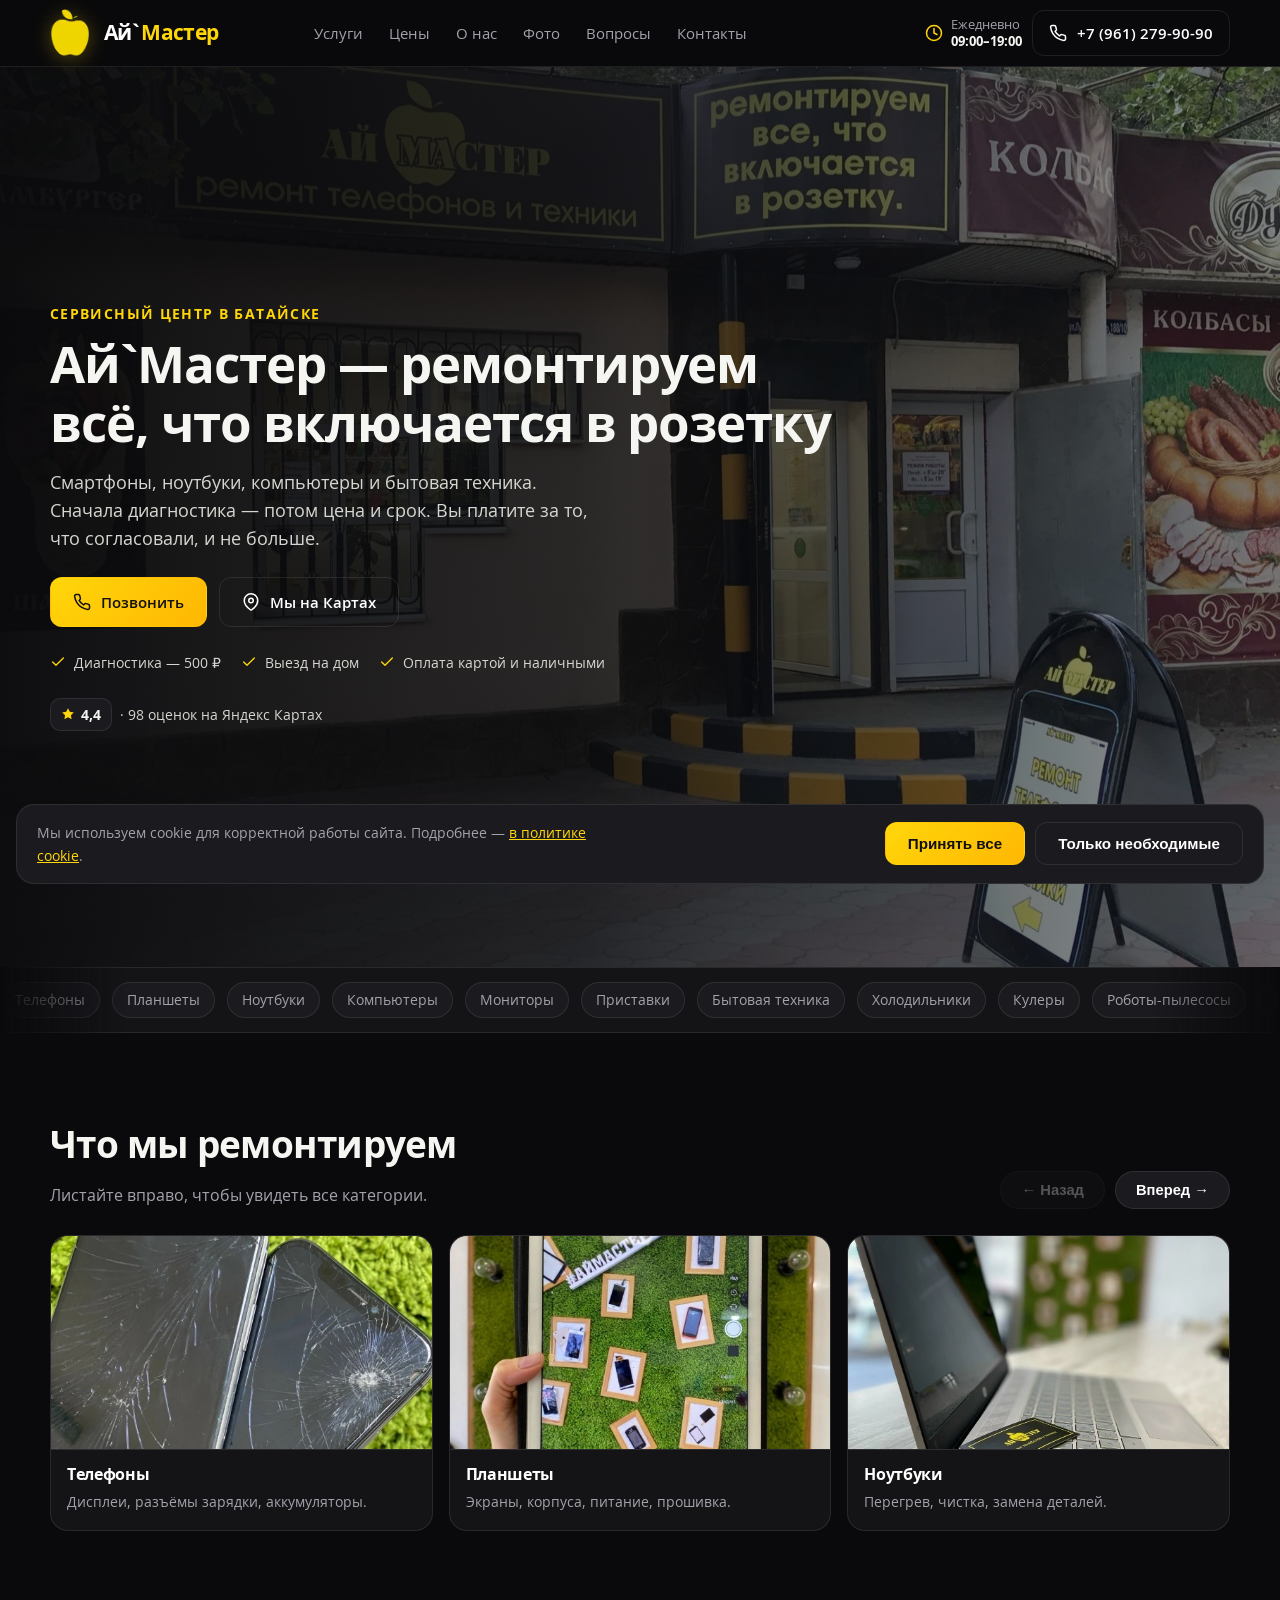
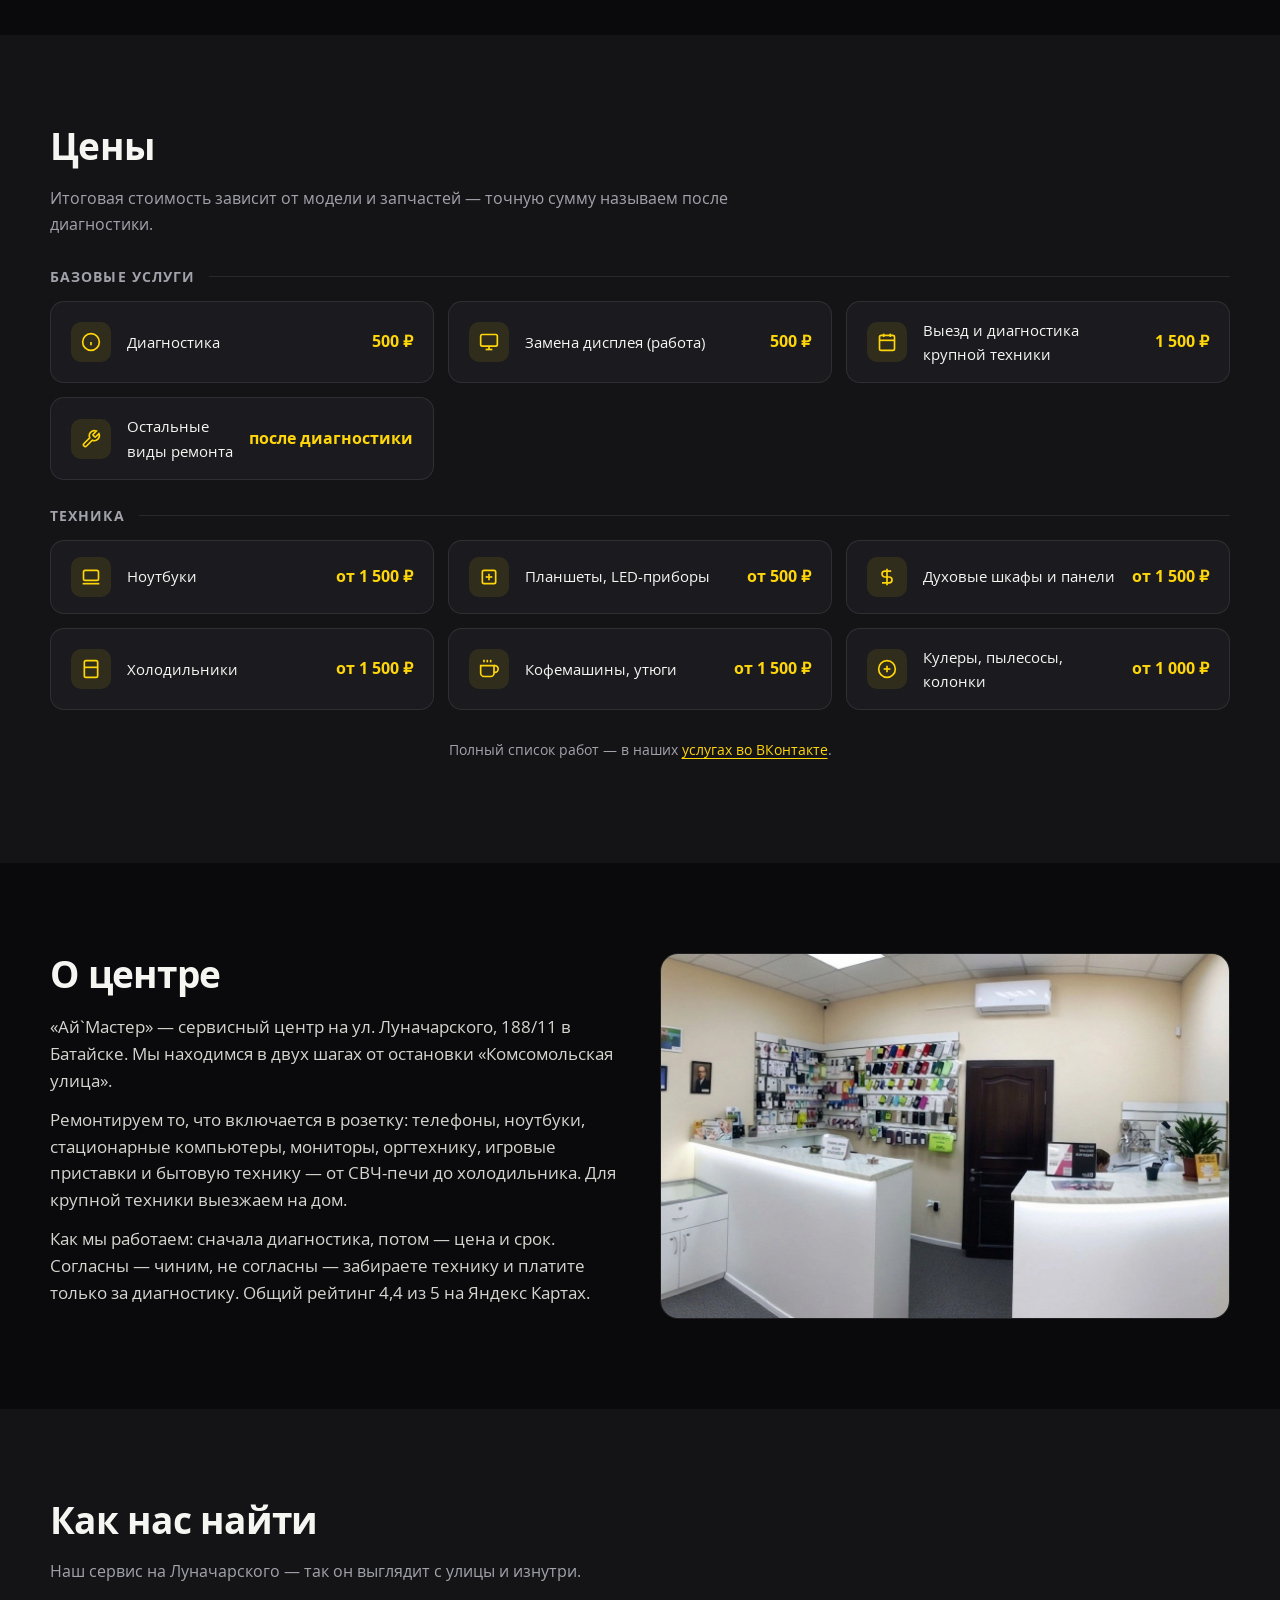
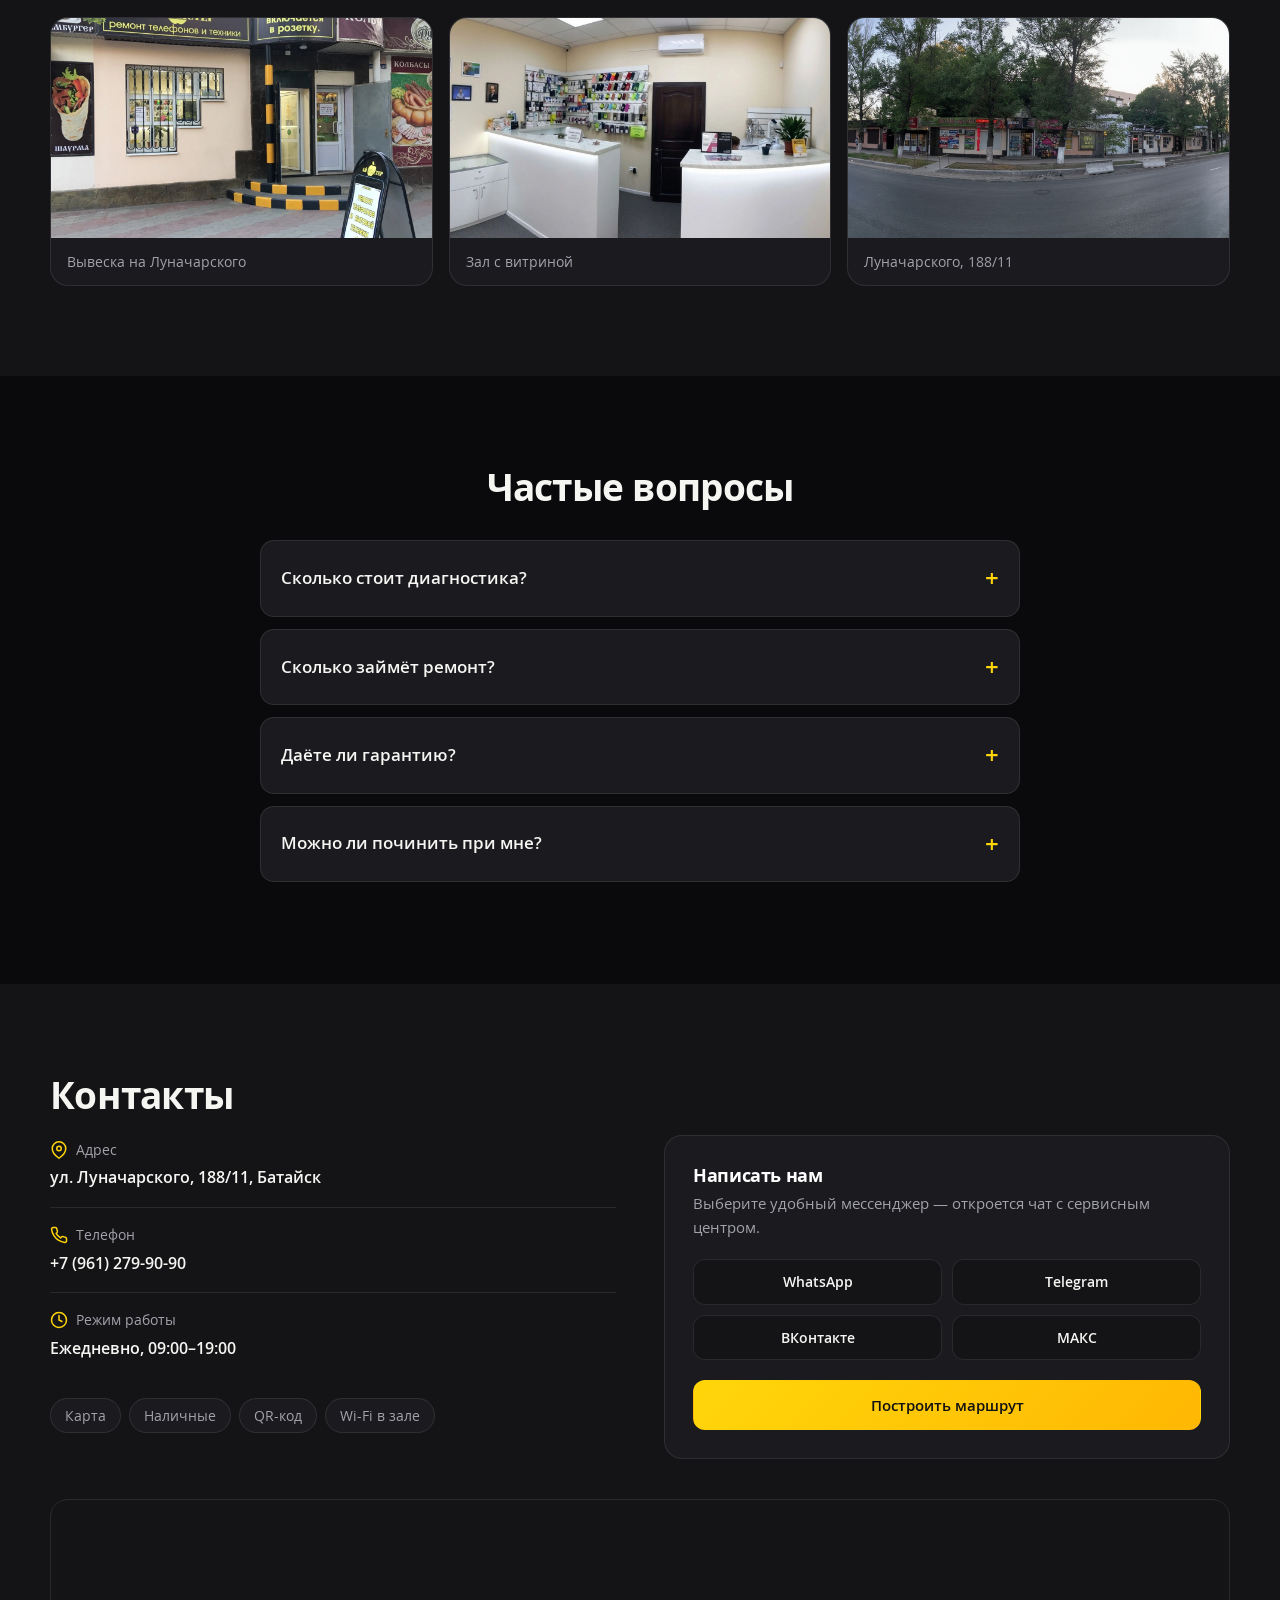
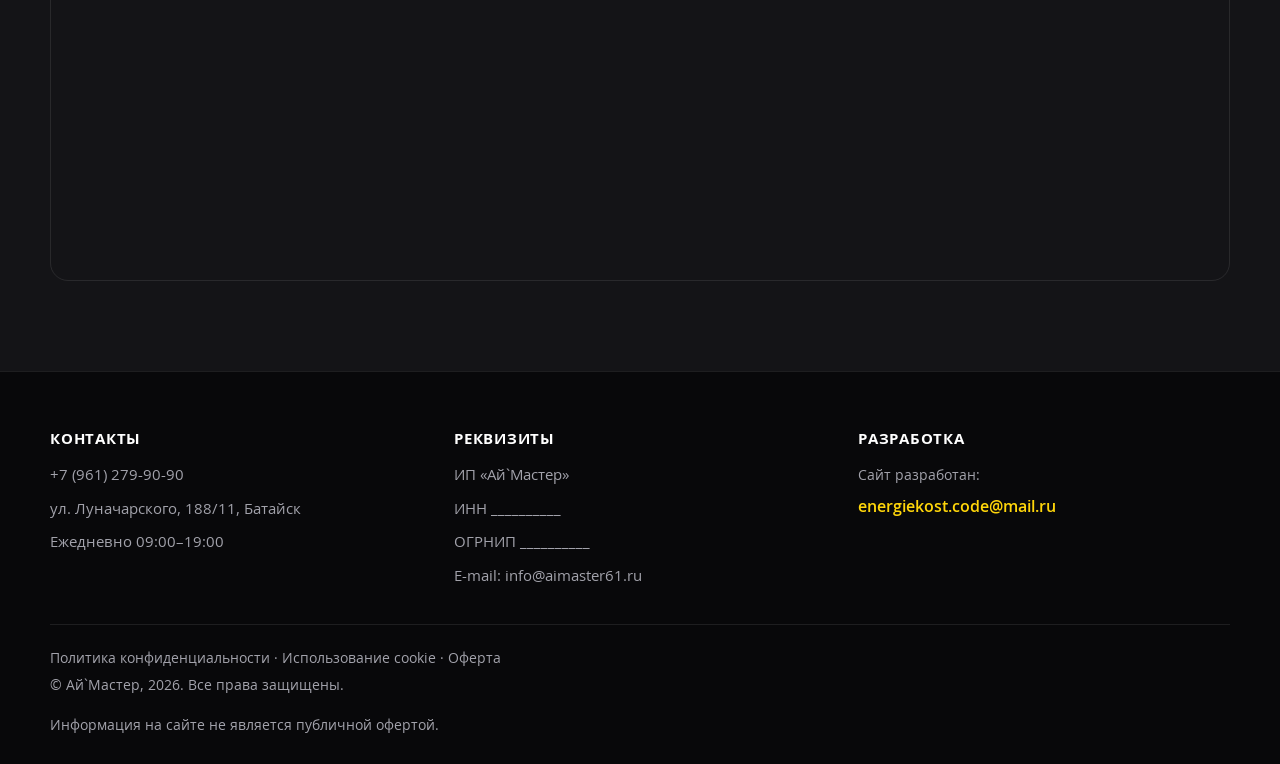
<file: index.html>
<!DOCTYPE html>
<html lang="ru">
<head>
<meta charset="UTF-8">
<meta name="viewport" content="width=device-width, initial-scale=1.0, viewport-fit=cover">
<title>Ай`Мастер — ремонт телефонов и техники в Батайске</title>
<meta name="description" content="Ай`Мастер — ремонтируем всё, что включается в розетку. Ремонт телефонов и техники в Батайске: ноутбуки, компьютеры, бытовая техника. Диагностика 500 ₽, выезд на дом, гарантия.">
<meta name="theme-color" content="#0a0a0c">
<meta property="og:type" content="website">
<meta property="og:title" content="Ай`Мастер — ремонт телефонов и техники в Батайске">
<meta property="og:description" content="Ремонт телефонов, ноутбуков, компьютеров и бытовой техники. Диагностика 500 ₽, выезд на дом, гарантия.">
<meta property="og:image" content="img/location/shop-front.webp">
<meta property="og:locale" content="ru_RU">
<script type="application/ld+json">
{"@context":"https://schema.org","@type":"LocalBusiness","name":"Ай`Мастер",
"telephone":"+7 961 279-90-90",
"address":{"@type":"PostalAddress","streetAddress":"ул. Луначарского, 188/11","addressLocality":"Батайск","addressRegion":"Ростовская область","addressCountry":"RU"},
"openingHours":"Mo-Su 09:00-19:00","priceRange":"₽₽","image":"img/location/shop-front.webp",
"aggregateRating":{"@type":"AggregateRating","ratingValue":"4.4","reviewCount":"98"}}
</script>
<link rel="icon" href="img/logo.webp" type="image/webp">
<link rel="stylesheet" href="css/style.css">
</head>
<body>

<div class="progress" aria-hidden="true"><span id="progressBar"></span></div>

<!-- Шапка -->
<header class="header">
  <div class="container header__inner">
    <a class="brand" href="#top" aria-label="Ай`Мастер — на главную">
      <div class="brand__logo-wrap">
        <img class="brand__logo" src="img/logo.webp" alt="Логотип Ай`Мастер" decoding="async">
      </div>
      <span class="brand__name">Ай`<b>Мастер</b></span>
    </a>
    <nav class="nav" aria-label="Основная навигация">
      <a href="#services">Услуги</a>
      <a href="#prices">Цены</a>
      <a href="#about">О нас</a>
      <a href="#gallery">Фото</a>
      <a href="#faq">Вопросы</a>
      <a href="#contacts">Контакты</a>
    </nav>
    <div class="header__right">
      <span class="header__hours">
        <svg viewBox="0 0 24 24" fill="none" stroke="currentColor" stroke-width="2" stroke-linecap="round" stroke-linejoin="round" aria-hidden="true"><circle cx="12" cy="12" r="10"/><polyline points="12 6 12 12 16 14"/></svg>
        <span>Ежедневно<br><b>09:00–19:00</b></span>
      </span>
      <a class="btn btn--phone" href="tel:+79612799090" aria-label="Позвонить: +7 (961) 279-90-90">
        <svg viewBox="0 0 24 24" fill="none" stroke="currentColor" stroke-width="2" stroke-linecap="round" stroke-linejoin="round" aria-hidden="true"><path d="M22 16.92v3a2 2 0 0 1-2.18 2 19.79 19.79 0 0 1-8.63-3.07 19.5 19.5 0 0 1-6-6 19.79 19.79 0 0 1-3.07-8.67A2 2 0 0 1 4.11 2h3a2 2 0 0 1 2 1.72c.13.96.36 1.9.7 2.81a2 2 0 0 1-.45 2.11L8.09 9.91a16 16 0 0 0 6 6l1.27-1.27a2 2 0 0 1 2.11-.45c.91.34 1.85.57 2.81.7A2 2 0 0 1 22 16.92z"/></svg>
        <span class="phone-btn__num">+7 (961) 279-90-90</span>
      </a>
      <button type="button" class="burger" id="burgerBtn" aria-label="Открыть меню" aria-expanded="false" aria-controls="sideMenu">
        <svg viewBox="0 0 24 24" fill="none" stroke="currentColor" stroke-width="2" stroke-linecap="round" aria-hidden="true"><line x1="4" y1="7" x2="20" y2="7"/><line x1="4" y1="12" x2="20" y2="12"/><line x1="4" y1="17" x2="20" y2="17"/></svg>
      </button>
    </div>
  </div>
</header>

<!-- Боковое меню -->
<aside class="drawer" id="sideMenu" aria-hidden="true" aria-label="Меню">
  <div class="drawer__head">
    <span class="drawer__title">Меню</span>
    <button type="button" class="drawer__close" id="drawerClose" aria-label="Закрыть меню">
      <svg viewBox="0 0 24 24" fill="none" stroke="currentColor" stroke-width="2" stroke-linecap="round" aria-hidden="true"><line x1="6" y1="6" x2="18" y2="18"/><line x1="18" y1="6" x2="6" y2="18"/></svg>
    </button>
  </div>
  <nav class="drawer__nav" aria-label="Навигация меню">
    <a href="#services">
      <svg viewBox="0 0 24 24" fill="none" stroke="currentColor" stroke-width="2" stroke-linecap="round" stroke-linejoin="round"><path d="M14.7 6.3a1 1 0 0 0 0 1.4l1.6 1.6a1 1 0 0 0 1.4 0l3.77-3.77a6 6 0 0 1-7.94 7.94l-6.91 6.91a2.12 2.12 0 0 1-3-3l6.91-6.91a6 6 0 0 1 7.94-7.94l-3.76 3.76z"/></svg>
      Услуги
    </a>
    <a href="#prices">
      <svg viewBox="0 0 24 24" fill="none" stroke="currentColor" stroke-width="2" stroke-linecap="round" stroke-linejoin="round"><line x1="12" y1="1" x2="12" y2="23"/><path d="M17 5H9.5a3.5 3.5 0 0 0 0 7h5a3.5 3.5 0 0 1 0 7H6"/></svg>
      Цены
    </a>
    <a href="#about">
      <svg viewBox="0 0 24 24" fill="none" stroke="currentColor" stroke-width="2" stroke-linecap="round" stroke-linejoin="round"><circle cx="12" cy="12" r="10"/><line x1="12" y1="16" x2="12" y2="12"/><line x1="12" y1="8" x2="12.01" y2="8"/></svg>
      О нас
    </a>
    <a href="#gallery">
      <svg viewBox="0 0 24 24" fill="none" stroke="currentColor" stroke-width="2" stroke-linecap="round" stroke-linejoin="round"><rect x="3" y="3" width="18" height="18" rx="2" ry="2"/><circle cx="8.5" cy="8.5" r="1.5"/><polyline points="21 15 16 10 5 21"/></svg>
      Фото
    </a>
    <a href="#faq">
      <svg viewBox="0 0 24 24" fill="none" stroke="currentColor" stroke-width="2" stroke-linecap="round" stroke-linejoin="round"><circle cx="12" cy="12" r="10"/><path d="M9.09 9a3 3 0 0 1 5.83 1c0 2-3 3-3 3"/><line x1="12" y1="17" x2="12.01" y2="17"/></svg>
      Вопросы
    </a>
    <a href="#contacts">
      <svg viewBox="0 0 24 24" fill="none" stroke="currentColor" stroke-width="2" stroke-linecap="round" stroke-linejoin="round"><path d="M22 16.92v3a2 2 0 0 1-2.18 2 19.79 19.79 0 0 1-8.63-3.07 19.5 19.5 0 0 1-6-6 19.79 19.79 0 0 1-3.07-8.67A2 2 0 0 1 4.11 2h3a2 2 0 0 1 2 1.72c.13.96.36 1.9.7 2.81a2 2 0 0 1-.45 2.11L8.09 9.91a16 16 0 0 0 6 6l1.27-1.27a2 2 0 0 1 2.11-.45c.91.34 1.85.57 2.81.7A2 2 0 0 1 22 16.92z"/></svg>
      Контакты
    </a>
  </nav>
  
  <div class="drawer__contact">
    <a class="btn btn--primary" href="tel:+79612799090" style="justify-content: center; margin-bottom: 10px;">Позвонить</a>
    
    <div class="drawer__messengers">
      <a class="msgr-link" href="https://wa.me/79612799090" target="_blank" rel="noopener">WhatsApp</a>
      <a class="msgr-link" href="https://t.me/ВАШ_НИК" target="_blank" rel="noopener">Telegram</a>
      <a class="msgr-link" href="https://vk.ru/imstr090" target="_blank" rel="noopener">ВКонтакте</a>
      <a class="msgr-link" href="https://max.ru/u/ВАШ_ИД" target="_blank" rel="noopener">МАКС</a>
    </div>
  </div>

  <div class="drawer__meta">
    <p><b>Адрес:</b> ул. Луначарского, 188/11, Батайск</p>
    <p><b>Режим работы:</b> Ежедневно 09:00–19:00</p>
  </div>
</aside>
<div class="overlay" id="overlay" aria-hidden="true"></div>

<main>
  <!-- Первый экран -->
  <section class="hero" id="top">
    <div class="hero__overlay"></div>
    <div class="container hero__inner">
      <p class="hero__kicker reveal">Сервисный центр в Батайске</p>
      <h1 class="hero__title reveal">Ай`Мастер — ремонтируем всё, что&nbsp;включается в&nbsp;розетку</h1>
      <p class="hero__sub reveal">Смартфоны, ноутбуки, компьютеры и бытовая техника. Сначала диагностика — потом цена и срок. Вы платите за то, что согласовали, и не больше.</p>
      <div class="hero__actions reveal">
        <a class="btn btn--primary" href="tel:+79612799090">
          <svg viewBox="0 0 24 24" fill="none" stroke="currentColor" stroke-width="2" stroke-linecap="round" stroke-linejoin="round" aria-hidden="true"><path d="M22 16.92v3a2 2 0 0 1-2.18 2 19.79 19.79 0 0 1-8.63-3.07 19.5 19.5 0 0 1-6-6 19.79 19.79 0 0 1-3.07-8.67A2 2 0 0 1 4.11 2h3a2 2 0 0 1 2 1.72c.13.96.36 1.9.7 2.81a2 2 0 0 1-.45 2.11L8.09 9.91a16 16 0 0 0 6 6l1.27-1.27a2 2 0 0 1 2.11-.45c.91.34 1.85.57 2.81.7A2 2 0 0 1 22 16.92z"/></svg>
          Позвонить
        </a>
        <a class="btn btn--ghost" href="https://yandex.ru/maps/org/ay_master/173931310961/" target="_blank" rel="noopener">
          <svg viewBox="0 0 24 24" fill="none" stroke="currentColor" stroke-width="2" stroke-linecap="round" stroke-linejoin="round" aria-hidden="true"><path d="M21 10c0 7-9 13-9 13s-9-6-9-13a9 9 0 0 1 18 0z"/><circle cx="12" cy="10" r="3"/></svg>
          Мы на Картах
        </a>
      </div>
      <ul class="hero__facts reveal" role="list">
        <li class="hero__fact"><svg viewBox="0 0 24 24" fill="none" stroke="currentColor" stroke-width="2" stroke-linecap="round" stroke-linejoin="round" aria-hidden="true"><polyline points="20 6 9 17 4 12"/></svg>Диагностика — 500 ₽</li>
        <li class="hero__fact"><svg viewBox="0 0 24 24" fill="none" stroke="currentColor" stroke-width="2" stroke-linecap="round" stroke-linejoin="round" aria-hidden="true"><polyline points="20 6 9 17 4 12"/></svg>Выезд на дом</li>
        <li class="hero__fact"><svg viewBox="0 0 24 24" fill="none" stroke="currentColor" stroke-width="2" stroke-linecap="round" stroke-linejoin="round" aria-hidden="true"><polyline points="20 6 9 17 4 12"/></svg>Оплата картой и наличными</li>
      </ul>
      <p class="hero__rating reveal"><span class="hero__badge">
        <svg viewBox="0 0 24 24" fill="currentColor" aria-hidden="true"><polygon points="12 2 15.09 8.26 22 9.27 17 14.14 18.18 21.02 12 17.77 5.82 21.02 7 14.14 2 9.27 8.91 8.26 12 2"/></svg>
        4,4</span> · 98 оценок на Яндекс Картах</p>
    </div>
  </section>

  <!-- Бегущая строка -->
  <div class="marquee" role="group" aria-label="Что мы ремонтируем">
    <div class="marquee__track">
      <div class="marquee__group">
        <span class="chip">Телефоны</span><span class="chip">Планшеты</span><span class="chip">Ноутбуки</span><span class="chip">Компьютеры</span><span class="chip">Мониторы</span><span class="chip">Приставки</span><span class="chip">Бытовая техника</span><span class="chip">Холодильники</span><span class="chip">Кулеры</span><span class="chip">Роботы-пылесосы</span><span class="chip">Пылесосы</span><span class="chip">Кофемашины</span><span class="chip">Духовые шкафы</span><span class="chip">Утюги</span><span class="chip">Колонки</span><span class="chip">Винные шкафы</span><span class="chip">Светодиодные приборы</span><span class="chip">Восстановление данных</span><span class="chip">Выезд на дом</span>
      </div>
      <div class="marquee__group" aria-hidden="true">
        <span class="chip">Телефоны</span><span class="chip">Планшеты</span><span class="chip">Ноутбуки</span><span class="chip">Компьютеры</span><span class="chip">Мониторы</span><span class="chip">Приставки</span><span class="chip">Бытовая техника</span><span class="chip">Холодильники</span><span class="chip">Кулеры</span><span class="chip">Роботы-пылесосы</span><span class="chip">Пылесосы</span><span class="chip">Кофемашины</span><span class="chip">Духовые шкафы</span><span class="chip">Утюги</span><span class="chip">Колонки</span><span class="chip">Винные шкафы</span><span class="chip">Светодиодные приборы</span><span class="chip">Восстановление данных</span><span class="chip">Выезд на дом</span>
      </div>
    </div>
  </div>

  <!-- Услуги (Слайдер) -->
  <section class="section" id="services">
    <div class="container">
      <div class="slider-header reveal">
        <div>
          <h2>Что мы ремонтируем</h2>
          <p class="section-sub" style="margin-bottom:0;">Листайте вправо, чтобы увидеть все категории.</p>
        </div>
        <div class="slider-controls">
          <button type="button" class="slider-btn slider-btn--text" data-slider-prev aria-label="Назад">&larr;&nbsp;Назад</button>
          <button type="button" class="slider-btn slider-btn--text" data-slider-next aria-label="Вперед">Вперед&nbsp;&rarr;</button>
        </div>
      </div>

      <div class="slider-wrap reveal">
        <div class="slider-container" id="sliderContainer">
        <div class="slider-track" id="sliderTrack">
          
          <article class="service">
            <div class="service__media"><img src="img/services_img/telephone.webp" alt="Ремонт телефонов" loading="lazy" onerror="this.remove()" decoding="async"></div>
            <div class="service__body">
              <h3 class="service__title">Телефоны</h3>
              <p class="service__text">Дисплеи, разъёмы зарядки, аккумуляторы.</p>
            </div>
          </article>
          
          <article class="service">
            <div class="service__media"><img src="img/services_img/tablet.webp" alt="Ремонт планшетов" loading="lazy" onerror="this.remove()" decoding="async"></div>
            <div class="service__body">
              <h3 class="service__title">Планшеты</h3>
              <p class="service__text">Экраны, корпуса, питание, прошивка.</p>
            </div>
          </article>
          
          <article class="service">
            <div class="service__media"><img src="img/services_img/laptop.webp" alt="Ремонт ноутбуков" loading="lazy" onerror="this.remove()" decoding="async"></div>
            <div class="service__body">
              <h3 class="service__title">Ноутбуки</h3>
              <p class="service__text">Перегрев, чистка, замена деталей.</p>
            </div>
          </article>
          
          <article class="service">
            <div class="service__media"><img src="img/services_img/сomputer.webp" alt="Ремонт компьютеров" loading="lazy" onerror="this.remove()" decoding="async"></div>
            <div class="service__body">
              <h3 class="service__title">Компьютеры</h3>
              <p class="service__text">ПК, мониторы, приставки, геймпады.</p>
            </div>
          </article>

          <article class="service">
            <div class="service__media"><img src="img/services_img/vacuum_cleaner.webp" alt="Ремонт бытовой техники" loading="lazy" onerror="this.remove()" decoding="async"></div>
            <div class="service__body">
              <h3 class="service__title">Бытовая техника</h3>
              <p class="service__text">Стиральные машины, СВЧ, чайники.</p>
            </div>
          </article>

          <article class="service">
            <div class="service__media"><img src="img/services_img/fridge.webp" alt="Ремонт холодильников" loading="lazy" onerror="this.remove()" decoding="async"></div>
            <div class="service__body">
              <h3 class="service__title">Холодильники</h3>
              <p class="service__text">Ремонт на дому или в мастерской.</p>
            </div>
          </article>

          <article class="service">
            <div class="service__media"><img src="img/services_img/cooler.webp" alt="Ремонт кулеров" loading="lazy" onerror="this.remove()" decoding="async"></div>
            <div class="service__body">
              <h3 class="service__title">Кулеры</h3>
              <p class="service__text">Офисные и домашние кулеры.</p>
            </div>
          </article>

          <article class="service">
            <div class="service__media"><img src="img/services_img/robot_vacuum_cleaner.webp" alt="Ремонт роботов-пылесосов" loading="lazy" onerror="this.remove()" decoding="async"></div>
            <div class="service__body">
              <h3 class="service__title">Роботы-пылесосы</h3>
              <p class="service__text">Чистка, аккумуляторы, электроника.</p>
            </div>
          </article>

          <article class="service">
            <div class="service__media"><img src="img/services_img/сoffee_machine.webp" alt="Ремонт кофемашин" loading="lazy" onerror="this.remove()" decoding="async"></div>
            <div class="service__body">
              <h3 class="service__title">Кофемашины</h3>
              <p class="service__text">Чистка, декальцинация, ремонт.</p>
            </div>
          </article>

          <article class="service">
            <div class="service__media"><img src="img/services_img/oven.webp" alt="Ремонт духовых шкафов" loading="lazy" onerror="this.remove()" decoding="async"></div>
            <div class="service__body">
              <h3 class="service__title">Духовые шкафы</h3>
              <p class="service__text">Варочные панели, сенсоры, ТЭНы.</p>
            </div>
          </article>

          <article class="service">
            <div class="service__media"><img src="img/services_img/Iron.webp" alt="Ремонт утюгов" loading="lazy" onerror="this.remove()" decoding="async"></div>
            <div class="service__body">
              <h3 class="service__title">Утюги</h3>
              <p class="service__text">Отпариватели и парогенераторы.</p>
            </div>
          </article>

          <article class="service">
            <div class="service__media"><img src="img/services_img/music_column.webp" alt="Ремонт колонок" loading="lazy" onerror="this.remove()" decoding="async"></div>
            <div class="service__body">
              <h3 class="service__title">Колонки</h3>
              <p class="service__text">Питание, звук, Bluetooth.</p>
            </div>
          </article>

          <article class="service">
            <div class="service__media"><img src="img/services_img/wine_cabinet.webp" alt="Ремонт винных шкафов" loading="lazy" onerror="this.remove()" decoding="async"></div>
            <div class="service__body">
              <h3 class="service__title">Винные шкафы</h3>
              <p class="service__text">Компрессор, электроника, охлаждение.</p>
            </div>
          </article>

          <article class="service">
            <div class="service__media"><img src="img/services_img/led_devices.webp" alt="Ремонт светодиодных приборов" loading="lazy" onerror="this.remove()" decoding="async"></div>
            <div class="service__body">
              <h3 class="service__title">Светодиодные приборы</h3>
              <p class="service__text">Лампы, светильники, подсветка.</p>
            </div>
          </article>

        </div>
      </div>

      <div class="slider-nav">
        <button type="button" class="slider-btn slider-btn--round" data-slider-prev aria-label="Назад">
          <svg viewBox="0 0 24 24" fill="none" stroke="currentColor" stroke-width="2" stroke-linecap="round" stroke-linejoin="round"><polyline points="15 18 9 12 15 6"/></svg>
        </button>
        <button type="button" class="slider-btn slider-btn--round" data-slider-next aria-label="Вперед">
          <svg viewBox="0 0 24 24" fill="none" stroke="currentColor" stroke-width="2" stroke-linecap="round" stroke-linejoin="round"><polyline points="9 18 15 12 9 6"/></svg>
        </button>
      </div>
      </div>
    </div>
  </section>

  <!-- Цены -->
  <section class="section section--alt" id="prices">
    <div class="container">
      <h2 class="reveal">Цены</h2>
      <p class="section-sub reveal">Итоговая стоимость зависит от модели и запчастей — точную сумму называем после диагностики.</p>

      <div class="prices reveal">
        <h3 class="prices__group">Базовые услуги</h3>
        <div class="prices__grid">
          <div class="prices__item">
            <div class="prices__icon"><svg viewBox="0 0 24 24" fill="none" stroke="currentColor" stroke-width="2"><circle cx="12" cy="12" r="10"/><path d="M12 16v-4"/><path d="M12 8h.01"/></svg></div>
            <div class="prices__info"><span>Диагностика</span></div>
            <div class="prices__cost"><b>500 ₽</b></div>
          </div>
          <div class="prices__item">
            <div class="prices__icon"><svg viewBox="0 0 24 24" fill="none" stroke="currentColor" stroke-width="2"><rect x="2" y="3" width="20" height="14" rx="2" ry="2"/><line x1="8" y1="21" x2="16" y2="21"/><line x1="12" y1="17" x2="12" y2="21"/></svg></div>
            <div class="prices__info"><span>Замена дисплея (работа)</span></div>
            <div class="prices__cost"><b>500 ₽</b></div>
          </div>
          <div class="prices__item">
            <div class="prices__icon"><svg viewBox="0 0 24 24" fill="none" stroke="currentColor" stroke-width="2"><rect x="3" y="4" width="18" height="18" rx="2" ry="2"/><line x1="16" y1="2" x2="16" y2="6"/><line x1="8" y1="2" x2="8" y2="6"/><line x1="3" y1="10" x2="21" y2="10"/></svg></div>
            <div class="prices__info"><span>Выезд и диагностика крупной техники</span></div>
            <div class="prices__cost"><b>1 500 ₽</b></div>
          </div>
          <div class="prices__item">
            <div class="prices__icon"><svg viewBox="0 0 24 24" fill="none" stroke="currentColor" stroke-width="2"><path d="M14.7 6.3a1 1 0 0 0 0 1.4l1.6 1.6a1 1 0 0 0 1.4 0l3.77-3.77a6 6 0 0 1-7.94 7.94l-6.91 6.91a2.12 2.12 0 0 1-3-3l6.91-6.91a6 6 0 0 1 7.94-7.94l-3.76 3.76z"/></svg></div>
            <div class="prices__info"><span>Остальные виды ремонта</span></div>
            <div class="prices__cost"><b>после диагностики</b></div>
          </div>
        </div>

        <h3 class="prices__group">Техника</h3>
        <div class="prices__grid">
          <div class="prices__item">
            <div class="prices__icon"><svg viewBox="0 0 24 24" fill="none" stroke="currentColor" stroke-width="2"><rect x="3" y="4" width="18" height="12" rx="2"/><path d="M2 20h20"/></svg></div>
            <div class="prices__info"><span>Ноутбуки</span></div>
            <div class="prices__cost"><b>от 1 500 ₽</b></div>
          </div>
          <div class="prices__item">
            <div class="prices__icon"><svg viewBox="0 0 24 24" fill="none" stroke="currentColor" stroke-width="2"><rect x="4" y="4" width="16" height="16" rx="2"/><line x1="12" y1="8" x2="12" y2="16"/><line x1="8" y1="12" x2="16" y2="12"/></svg></div>
            <div class="prices__info"><span>Планшеты, LED-приборы</span></div>
            <div class="prices__cost"><b>от 500 ₽</b></div>
          </div>
          <div class="prices__item">
            <div class="prices__icon"><svg viewBox="0 0 24 24" fill="none" stroke="currentColor" stroke-width="2"><path d="M12 2v20M17 5H9.5a3.5 3.5 0 0 0 0 7h5a3.5 3.5 0 0 1 0 7H6"/></svg></div>
            <div class="prices__info"><span>Духовые шкафы и панели</span></div>
            <div class="prices__cost"><b>от 1 500 ₽</b></div>
          </div>
          <div class="prices__item">
            <div class="prices__icon"><svg viewBox="0 0 24 24" fill="none" stroke="currentColor" stroke-width="2"><rect x="4" y="2" width="16" height="20" rx="2"/><line x1="4" y1="10" x2="20" y2="10"/></svg></div>
            <div class="prices__info"><span>Холодильники</span></div>
            <div class="prices__cost"><b>от 1 500 ₽</b></div>
          </div>
          <div class="prices__item">
            <div class="prices__icon"><svg viewBox="0 0 24 24" fill="none" stroke="currentColor" stroke-width="2"><path d="M18 8h1a4 4 0 0 1 0 8h-1"/><path d="M2 8h16v9a4 4 0 0 1-4 4H6a4 4 0 0 1-4-4V8z"/><line x1="6" y1="1" x2="6" y2="4"/><line x1="10" y1="1" x2="10" y2="4"/><line x1="14" y1="1" x2="14" y2="4"/></svg></div>
            <div class="prices__info"><span>Кофемашины, утюги</span></div>
            <div class="prices__cost"><b>от 1 500 ₽</b></div>
          </div>
          <div class="prices__item">
            <div class="prices__icon"><svg viewBox="0 0 24 24" fill="none" stroke="currentColor" stroke-width="2"><circle cx="12" cy="12" r="10"/><path d="M8 12h8"/><path d="M12 8v8"/></svg></div>
            <div class="prices__info"><span>Кулеры, пылесосы, колонки</span></div>
            <div class="prices__cost"><b>от 1 000 ₽</b></div>
          </div>
        </div>
      </div>

      <p class="price-note reveal">Полный список работ — в наших <a href="https://vk.ru/uslugi-94598408?screen=group" target="_blank" rel="noopener">услугах во ВКонтакте</a>.</p>
    </div>
  </section>

  <!-- О центре -->
  <section class="section" id="about">
    <div class="container about__inner">
      <div class="about__text">
        <h2 class="reveal">О центре</h2>
        <p class="reveal">«Ай`Мастер» — сервисный центр на ул. Луначарского, 188/11 в Батайске. Мы находимся в двух шагах от остановки «Комсомольская улица».</p>
        <p class="reveal">Ремонтируем то, что включается в розетку: телефоны, ноутбуки, стационарные компьютеры, мониторы, оргтехнику, игровые приставки и бытовую технику — от СВЧ-печи до холодильника. Для крупной техники выезжаем на дом.</p>
        <p class="reveal">Как мы работаем: сначала диагностика, потом — цена и срок. Согласны — чиним, не согласны — забираете технику и платите только за диагностику. Общий рейтинг 4,4 из 5 на Яндекс Картах.</p>
      </div>
      <div class="about__visual reveal">
        <img src="img/location/street.webp" alt="Зал сервисного центра Ай`Мастер" decoding="async">
      </div>
    </div>
  </section>

  <!-- Галерея -->
  <section class="section section--alt" id="gallery">
    <div class="container">
      <h2 class="reveal">Как нас найти</h2>
      <p class="section-sub reveal">Наш сервис на Луначарского — так он выглядит с улицы и изнутри.</p>
      <div class="gallery reveal">
        <figure class="gallery__item">
          <img src="img/location/shop-front.webp" alt="Вывеска сервиса" loading="lazy" onerror="this.closest('.gallery__item').style.display='none'" decoding="async">
          <figcaption>Вывеска на Луначарского</figcaption>
        </figure>
        <figure class="gallery__item">
          <img src="img/location/street.webp" alt="Зал сервиса" loading="lazy" onerror="this.closest('.gallery__item').style.display='none'" decoding="async">
          <figcaption>Зал с витриной</figcaption>
        </figure>
        <figure class="gallery__item">
          <img src="img/location/street.jpeg" alt="Вид на здание" loading="lazy" onerror="this.closest('.gallery__item').style.display='none'" decoding="async">
          <figcaption>Луначарского, 188/11</figcaption>
        </figure>
      </div>
    </div>
  </section>

  <!-- FAQ -->
  <section class="section" id="faq">
    <div class="container">
      <h2 class="reveal">Частые вопросы</h2>
      <div class="faq__grid reveal">
        <details>
          <summary>Сколько стоит диагностика?</summary>
          <p>Диагностика стоит 500 ₽. Если это крупная техника и нужен выезд — 1500 ₽ вместе с выездом и диагностикой.</p>
        </details>
        <details>
          <summary>Сколько займёт ремонт?</summary>
          <p>Зависит от неисправности и наличия запчастей. После диагностики мастер назовёт срок и цену — вы решаете, ремонтировать или нет.</p>
        </details>
        <details>
          <summary>Даёте ли гарантию?</summary>
          <p>Да, на выполненные работы даём гарантию. Срок зависит от вида ремонта — уточняйте при сдаче техники.</p>
        </details>
        <details>
          <summary>Можно ли починить при мне?</summary>
          <p>Если нужная запчасть есть в наличии — обычно да. Если нет, заказываем деталь и связываемся с вами, когда она придёт.</p>
        </details>
      </div>
    </div>
  </section>

  <!-- Контакты -->
  <section class="section section--alt" id="contacts">
    <div class="container">
      <h2 class="reveal">Контакты</h2>
      
      <div class="contacts__grid reveal">
        <div class="contacts__info">
          <ul class="contacts__list" role="list">
            <li class="contacts__item">
              <span class="contacts__label"><svg viewBox="0 0 24 24" fill="none" stroke="currentColor" stroke-width="2" stroke-linecap="round" stroke-linejoin="round" aria-hidden="true"><path d="M21 10c0 7-9 13-9 13s-9-6-9-13a9 9 0 0 1 18 0z"/><circle cx="12" cy="10" r="3"/></svg>Адрес</span>
              <span>ул. Луначарского, 188/11, Батайск</span>
            </li>
            <li class="contacts__item">
              <span class="contacts__label"><svg viewBox="0 0 24 24" fill="none" stroke="currentColor" stroke-width="2" stroke-linecap="round" stroke-linejoin="round" aria-hidden="true"><path d="M22 16.92v3a2 2 0 0 1-2.18 2 19.79 19.79 0 0 1-8.63-3.07 19.5 19.5 0 0 1-6-6 19.79 19.79 0 0 1-3.07-8.67A2 2 0 0 1 4.11 2h3a2 2 0 0 1 2 1.72c.13.96.36 1.9.7 2.81a2 2 0 0 1-.45 2.11L8.09 9.91a16 16 0 0 0 6 6l1.27-1.27a2 2 0 0 1 2.11-.45c.91.34 1.85.57 2.81.7A2 2 0 0 1 22 16.92z"/></svg>Телефон</span>
              <a href="tel:+79612799090">+7 (961) 279-90-90</a>
            </li>
            <li class="contacts__item">
              <span class="contacts__label"><svg viewBox="0 0 24 24" fill="none" stroke="currentColor" stroke-width="2" stroke-linecap="round" stroke-linejoin="round" aria-hidden="true"><circle cx="12" cy="12" r="10"/><polyline points="12 6 12 12 16 14"/></svg>Режим работы</span>
              <span>Ежедневно, 09:00–19:00</span>
            </li>
          </ul>
          <div class="pay-chips">
            <span class="chip">Карта</span><span class="chip">Наличные</span><span class="chip">QR-код</span><span class="chip">Wi-Fi в зале</span>
          </div>
        </div>

        <div class="contacts__messengers">
          <h3>Написать нам</h3>
          <p>Выберите удобный мессенджер — откроется чат с сервисным центром.</p>
          <div class="msgr-grid">
            <a class="msgr msgr--wa" href="https://wa.me/79612799090" target="_blank" rel="noopener"><span>WhatsApp</span></a>
            <a class="msgr msgr--tg" href="https://t.me/ВАШ_НИК" target="_blank" rel="noopener"><span>Telegram</span></a>
            <a class="msgr msgr--vk" href="https://vk.ru/imstr090" target="_blank" rel="noopener"><span>ВКонтакте</span></a>
            <a class="msgr msgr--max" href="https://max.ru/u/ВАШ_ИД" target="_blank" rel="noopener"><span>МАКС</span></a>
          </div>
          <a class="btn btn--primary contacts__route" href="https://yandex.ru/maps/org/ay_master/173931310961/" target="_blank" rel="noopener">
            Построить маршрут
          </a>
        </div>
      </div>

      <div class="contacts__map reveal">
        <iframe src="https://yandex.ru/map-widget/v1/?text=%D0%91%D0%B0%D1%82%D0%B0%D0%B9%D1%81%D0%BA%2C%20%D1%83%D0%BB%D0%B8%D1%86%D0%B0%20%D0%9B%D1%83%D0%BD%D0%B0%D1%87%D0%B0%D1%80%D1%81%D0%BA%D0%BE%D0%B3%D0%BE%2C%20188%2F11&z=17" title="Ай`Мастер на карте" loading="lazy" allowfullscreen></iframe>
      </div>
    </div>
  </section>
</main>

<!-- Подвал -->
<footer class="footer">
  <div class="container">
    <div class="footer__inner">
      <div class="footer__col">
        <h3>Контакты</h3>
        <ul class="footer__contacts" role="list">
          <li><a href="tel:+79612799090">+7 (961) 279-90-90</a></li>
          <li>ул. Луначарского, 188/11, Батайск</li>
          <li>Ежедневно 09:00–19:00</li>
        </ul>
      </div>
      <div class="footer__col">
        <h3>Реквизиты</h3>
        <ul class="footer__links" role="list">
          <li>ИП «Ай`Мастер»</li>
          <li>ИНН __________</li>
          <li>ОГРНИП __________</li>
          <li>E-mail: <a href="mailto:info@aimaster61.ru">info@aimaster61.ru</a></li>
        </ul>
      </div>
      <div class="footer__col">
        <h3>Разработка</h3>
        <p style="color: var(--muted); font-size: 0.9rem; margin-bottom: 8px;">Сайт разработан:</p>
        <a href="mailto:energiekost.code@mail.ru" style="color: var(--yellow); text-decoration: none; font-weight: 600;">energiekost.code@mail.ru</a>
      </div>
    </div>
    
    <div class="footer__bottom">
      <nav class="footer__legal" aria-label="Правовая информация">
        <a href="#" data-legal="privacy">Политика конфиденциальности</a> ·
        <a href="#" data-legal="cookie">Использование cookie</a> ·
        <a href="#" data-legal="offer">Оферта</a>
      </nav>
      <p>© Ай`Мастер, <span id="currentYear">2026</span>. Все права защищены.</p>
      <p class="footer__note">Информация на сайте не является публичной офертой.</p>
    </div>
  </div>
</footer>

<!-- Правовой попап -->
<div class="modal" id="legalModal" aria-hidden="true" role="dialog" aria-modal="true" aria-labelledby="legalTitle">
  <div class="modal__backdrop" data-modal-close></div>
  <div class="modal__dialog" role="document">
    <div class="modal__head">
      <h3 class="modal__title" id="legalTitle">Правовая информация</h3>
      <button type="button" class="modal__close" data-modal-close aria-label="Закрыть">
        <svg viewBox="0 0 24 24" fill="none" stroke="currentColor" stroke-width="2" stroke-linecap="round" aria-hidden="true"><line x1="6" y1="6" x2="18" y2="18"/><line x1="18" y1="6" x2="6" y2="18"/></svg>
      </button>
    </div>
    <div class="modal__tabs">
      <button type="button" class="modal__tab active" data-tab="privacy">152-ФЗ</button>
      <button type="button" class="modal__tab" data-tab="cookie">Cookie</button>
      <button type="button" class="modal__tab" data-tab="offer">Оферта</button>
    </div>
    <div class="modal__body">
      <div class="modal__pane active" data-pane="privacy">
        <h4>Политика в отношении обработки персональных данных</h4>
        <p>Настоящая Политика определяет порядок обработки персональных данных и меры по обеспечению их безопасности, применяемые сервисным центром «Ай`Мастер» (далее — Оператор).</p>
        <p>1. Оператор. Оператор персональных данных — сервисный центр «Ай`Мастер». Адрес: 346880, Ростовская обл., г. Батайск, ул. Луначарского, 188/11. Контакты: +7 (961) 279-90-90.</p>
        <p>2. Состав обрабатываемых данных. Сайт не содержит форм для ввода персональных данных и не собирает, не хранит и не передаёт данные посетителей. Обращение в сервисный центр через мессенджеры или по телефону — добровольное действие посетителя.</p>
        <p>3. Цели обработки. Связь с клиентом при обращении; согласование диагностики, цены и срока ремонта; исполнение договора об оказании услуг.</p>
        <p>4. Правовые основания. Персональные данные обрабатываются только в случае, если посетитель сам передаёт их при обращении по телефону или в мессенджере, в объёме, необходимом для связи и оказания услуги.</p>
        <p>5. Права субъекта. Вы вправе: получать информацию об обработке своих данных; требовать их уточнения, блокирования или уничтожения; отозвать согласие, позвонив по телефону.</p>
        <p>6. Хранение и защита. Данные хранятся не дольше, чем этого требуют цели обработки и законодательство РФ.</p>
      </div>
      <div class="modal__pane" data-pane="cookie">
        <h4>Использование файлов Cookie</h4>
        <p>Для корректной работы интерфейса сайта мы используем технические файлы cookie и данные localStorage: они запоминают, что вы уже видели уведомление об использовании cookie, и состояние интерфейса.</p>
        <p>Cookie не содержат персональных данных и не позволяют идентифицировать конкретного посетителя. Мы не используем рекламные и аналитические трекеры и не передаём cookie третьим лицам.</p>
        <p>Вы можете отключить cookie в настройках браузера. Это может повлиять на корректную работу отдельных элементов сайта.</p>
      </div>
      <div class="modal__pane" data-pane="offer">
        <h4>Уведомление об отсутствии публичной оферты</h4>
        <p>В связи со спецификой ремонта техники и регулярным изменением цен на запчасти и комплектующие, вся информация на сайте носит исключительно ознакомительный и справочный характер.</p>
        <p>Ни один элемент сайта, включая указания на услуги и цены, не является публичной офертой в смысле статьи 437 Гражданского кодекса РФ.</p>
        <p>Возможность ремонта, актуальные цены и сроки определяются после диагностики и согласуются с вами до начала работ. Согласны — чиним, не согласны — забираете технику и платите только за диагностику.</p>
        <p>Уточнить информацию можно по телефону +7 (961) 279-90-90 или лично по адресу: г. Батайск, ул. Луначарского, 188/11.</p>
      </div>
    </div>
  </div>
</div>

<!-- Cookie-плашка -->
<div class="cookiebar" id="cookieBar" aria-hidden="true" role="dialog" aria-label="Использование cookie">
  <p class="cookiebar__text">Мы используем cookie для корректной работы сайта. Подробнее — <a href="#" data-legal="cookie">в политике cookie</a>.</p>
  <div class="cookiebar__actions">
    <button type="button" class="btn btn--primary" id="cookieAccept">Принять все</button>
    <button type="button" class="btn btn--ghost" id="cookieNecessary">Только необходимые</button>
  </div>
</div>

<script src="js/script.js"></script>
</body>
</html>
</file>
<file: css/style.css>
/* ============ Переменные ============ */
:root{
  --yellow:#ffd60a;
  --yellow2:#ffb703;
  --bg:#0a0a0c;
  --panel:#141417;
  --panel2:#1a1a1f;
  --line:rgba(255,255,255,.09);
  --text:#f5f5f2;
  --muted:#a2a2ab;
  --radius:18px;
}

/* ============ Локальный шрифт Open Sans ============ */
@font-face{
  font-family:'Open Sans';
  font-style:normal;font-weight:400;font-display:swap;
  src:url('../fonts/OpenSans-Regular.woff2') format('woff2');
}
@font-face{
  font-family:'Open Sans';
  font-style:normal;font-weight:600;font-display:swap;
  src:url('../fonts/OpenSans-SemiBold.woff2') format('woff2');
}
@font-face{
  font-family:'Open Sans';
  font-style:normal;font-weight:700;font-display:swap;
  src:url('../fonts/OpenSans-Bold.woff2') format('woff2');
}

/* ============ База ============ */
*,*::before,*::after{box-sizing:border-box}
html{scroll-behavior:smooth;scroll-padding-top:80px;overflow-x:clip}
body{
  margin:0;background:var(--bg);color:var(--text);
  font-family:"Open Sans",-apple-system,BlinkMacSystemFont,"Segoe UI",Roboto,"Helvetica Neue",Arial,sans-serif;
  line-height:1.6;
  -webkit-font-smoothing:antialiased;
  overflow-anchor: none; /* Фикс дерганья при открытии FAQ */
}
body.lock{overflow:hidden}
img{max-width:100%;display:block}
a{color:var(--yellow)}
h1,h2,h3,h4{line-height:1.15;margin:0 0 .5em;letter-spacing:-.02em}
h2{font-size:clamp(1.5rem,3.4vw,2.3rem)}
h3{font-size:1.05rem;margin:10px 0 6px}
p{margin:0 0 12px}
.container{width:min(1180px,100% - 48px);margin-inline:auto}
.section{padding:clamp(48px,8vw,90px) 0}
.section--alt{background:var(--panel)}
.section-sub{color:var(--muted);max-width:680px;margin-bottom:32px}

/* Прогресс-бар */
.progress{position:fixed;top:0;left:0;right:0;height:3px;z-index:60;background:transparent}
.progress span{display:block;height:100%;width:0;background:linear-gradient(90deg,var(--yellow),var(--yellow2))}

/* ============ Шапка ============ */
.header{
  position:sticky;top:0;z-index:50;
  background:rgba(10,10,12,.78);
  -webkit-backdrop-filter:blur(14px);backdrop-filter:blur(14px);
  border-bottom:1px solid var(--line);
}
.header__inner{display:flex;align-items:center;gap:14px;min-height:64px;padding-block:8px}
.brand{display:flex;align-items:center;gap:12px;text-decoration:none;color:#fff;flex-shrink:0; transition: transform .2s;}
.brand:hover { transform: scale(1.02); }
.brand__logo-wrap { filter: drop-shadow(0 2px 10px rgba(255,214,10,.3)); display: flex; align-items: center; }
.brand__logo{width:clamp(32px,4vw,42px);height:auto;border-radius:50%}
.brand__name{font-weight:700;font-size:clamp(1.1rem,2vw,1.3rem);color:#fff; letter-spacing: -0.03em;}
.brand__name b{color:var(--yellow);font-weight:700; margin-left: 2px;}
.nav{display:flex;gap:26px;margin-inline:auto}
.nav a{color:var(--muted);text-decoration:none;font-size:.95rem;transition:color .2s}
.nav a:hover{color:var(--yellow)}
.header__right{display:flex;align-items:center;gap:10px;margin-left:auto}
.header__hours{display:flex;align-items:center;gap:8px;color:var(--muted);font-size:.8rem;line-height:1.3;white-space:nowrap}
.header__hours svg{width:18px;height:18px;color:var(--yellow);flex-shrink:0}
.header__hours b{color:var(--text)}

.btn{
  display:inline-flex;align-items:center;gap:10px;
  padding:12px 22px;border-radius:12px;
  font-size:.95rem;font-weight:600;text-decoration:none;
  border:1px solid transparent;cursor:pointer;transition:.2s;
  white-space:nowrap;
}
.btn svg{width:18px;height:18px;flex-shrink:0}
.btn--primary{background:linear-gradient(135deg,var(--yellow),var(--yellow2));color:#111}
.btn--primary:hover{box-shadow:0 6px 24px rgba(255,214,10,.35);transform:translateY(-1px)}
.btn--ghost{background:transparent;color:#fff;border-color:var(--line)}
.btn--ghost:hover{border-color:var(--yellow);color:var(--yellow)}
.btn--phone{padding:10px 16px;background:transparent;border-color:var(--line);color:#fff}
.btn--phone:hover{border-color:var(--yellow);color:var(--yellow)}

.burger{
  display:none;align-items:center;justify-content:center;
  width:42px;height:42px;border-radius:12px;flex-shrink:0;
  background:transparent;border:1px solid var(--line);color:#fff;cursor:pointer;transition:.2s;
}
.burger svg{width:22px;height:22px}
.burger:hover{border-color:var(--yellow);color:var(--yellow)}

@media (max-width:1023px){
  .nav{display:none}
  .header__hours{display:none}
  .burger{display:inline-flex}
}
@media (max-width:560px){
  .header__inner{gap:8px; justify-content:space-between;}
  .btn--phone{padding:8px 12px; font-size:.85rem;}
  .btn--phone svg{width:16px;height:16px;}
  .phone-btn__num{display:none;}
  .brand__name{font-size:1.1rem;}
}

/* ============ Боковое меню ============ */
.drawer{
  position:fixed;top:0;right:-380px;width:min(340px,88vw);height:100vh;height:100dvh;
  background:#101013;border-left:1px solid var(--line);z-index:100;
  transition:right .35s ease, visibility .35s;display:flex;flex-direction:column;gap:20px;
  padding:24px;overflow-y:auto;
  visibility:hidden;
}
.drawer.open{right:0; visibility:visible;}
.drawer__head{display:flex;align-items:center;justify-content:space-between}
.drawer__title{font-weight:700;font-size:1.2rem}
.drawer__close{width:40px;height:40px;border-radius:10px;border:1px solid var(--line);background:transparent;color:#fff;cursor:pointer;display:grid;place-items:center}
.drawer__close svg{width:20px;height:20px}
.drawer__nav{display:flex;flex-direction:column;gap:4px}
.drawer__nav a{
  display:flex;align-items:center;gap:12px;padding:12px 14px;border-radius:12px;
  color:var(--text);text-decoration:none;font-weight:600;transition:.2s;font-size:.95rem;
}
.drawer__nav a svg { width: 20px; height: 20px; color: var(--muted); transition: color .2s; flex-shrink: 0; }
.drawer__nav a:hover{background:var(--panel2)}
.drawer__nav a:hover svg { color: var(--yellow); }
.drawer__nav a.active{background:rgba(255,214,10,.1);color:var(--yellow)}
.drawer__nav a.active svg { color: var(--yellow); }

.drawer__contact { margin-top: 10px; display: flex; flex-direction: column; gap: 16px; }
.drawer__messengers { display: flex; flex-direction: column; gap: 8px; }
.msgr-link {
  display: flex; align-items: center; justify-content: center;
  padding: 14px 16px; border-radius: 12px;
  background: var(--panel2); border: 1px solid var(--line);
  color: var(--text); text-decoration: none; font-weight: 600; transition: .2s; font-size: 0.95rem;
}
.msgr-link:hover { border-color: var(--yellow); color: var(--yellow); }

.drawer__meta{margin-top:auto;border-top:1px solid var(--line);padding-top:24px;font-size:.9rem;color:var(--muted); line-height: 1.8;}
.drawer__meta p{margin:0 0 8px}
.drawer__meta b { color: var(--text); }

.overlay{position:fixed;inset:0;background:rgba(0,0,0,.62);opacity:0;pointer-events:none;transition:opacity .3s;z-index:90}
.overlay.show{opacity:1;pointer-events:auto}

/* ============ Первый экран ============ */
.hero{
  position: relative;
  background: url('../img/location/shop-front.webp') center 22%/cover no-repeat;
  display: flex;
  align-items: center;
  min-height: 100vh;
  min-height: 100svh;
  padding: clamp(60px, 10vh, 120px) 0;
}
.hero__overlay {
  position: absolute; inset: 0;
  background: linear-gradient(90deg, rgba(10,10,12,.98) 0%, rgba(10,10,12,.85) 45%, rgba(10,10,12,.4) 100%);
}
.hero__inner { position: relative; z-index: 1; }
.hero__kicker{
  color:var(--yellow);font-size:.85rem;font-weight:700;
  text-transform:uppercase;letter-spacing:.1em;margin-bottom:10px;
}
.hero__title{font-size:clamp(1.8rem,4.5vw,3.2rem);margin-bottom:16px; max-width: 800px;}
.hero__sub{color:#d6d6d0;font-size:1.1rem;max-width:560px;margin-bottom:24px}
.hero__actions{display:flex;gap:12px;flex-wrap:wrap;margin-bottom:24px}
.hero__facts{list-style:none;display:flex;flex-wrap:wrap;gap:10px 20px;padding:0;margin:0 0 24px}
.hero__fact{display:flex;align-items:center;gap:8px;color:#d6d6d0;font-size:.9rem}
.hero__fact svg{width:16px;height:16px;color:var(--yellow);flex-shrink:0}
.hero__rating{color:#d6d6d0;font-size:.9rem;display:flex;align-items:center;gap:8px;margin:0}
.hero__badge{
  display:inline-flex;align-items:center;gap:6px;
  background:var(--panel2);border:1px solid var(--line);border-radius:10px;
  padding:4px 10px;color:var(--text);font-weight:700;
}
.hero__badge svg{width:14px;height:14px;color:var(--yellow)}

@media (max-width: 768px) {
  .hero { background-position: 70% center; }
  .hero__overlay { background: linear-gradient(180deg, rgba(10,10,12,.85) 0%, rgba(10,10,12,.95) 60%, rgba(10,10,12,1) 100%); }
  .hero__inner { text-align: center; }
  .hero__title { margin-inline: auto; }
  .hero__sub { margin-inline: auto; }
  .hero__actions { justify-content: center; }
  .hero__facts { justify-content: center; }
  .hero__rating { justify-content: center; }
}

/* ============ Бегущая строка (ФИКС БАГА ПРИ НАВЕДЕНИИ) ============ */
.marquee{
  overflow:hidden;background:var(--panel);
  border-top:1px solid var(--line);border-bottom:1px solid var(--line);padding:14px 0;
  position: relative;
  -webkit-mask-image: linear-gradient(to right, transparent, black 10%, black 90%, transparent);
  mask-image: linear-gradient(to right, transparent, black 10%, black 90%, transparent);
}
.marquee__track{
  display:flex;width:max-content;
  animation:marquee 35s linear infinite;
  will-change: transform;
}
.marquee__group{display:flex;gap:12px;padding-right:12px;flex-shrink:0}
@keyframes marquee{to{transform:translateX(-50%)}}
.chip{
  display:inline-flex;align-items:center;
  padding:6px 14px;border-radius:999px;
  background:var(--panel2);border:1px solid var(--line);
  color:var(--muted);font-size:.85rem;white-space:nowrap;
  transition: .2s;
}
.chip:hover { border-color: var(--yellow); color: var(--yellow); background: rgba(255,214,10,.05); }

/* ============ Услуги (Слайдер) ============ */
.slider-header { display: flex; justify-content: space-between; align-items: flex-end; margin-bottom: 18px; flex-wrap: wrap; gap: 12px; }
.slider-controls { display: flex; gap: 10px; }
.slider-btn--text { padding: 10px 20px; border-radius: 999px; background: var(--panel2); border: 1px solid var(--line); color: #fff; cursor: pointer; font-weight: 600; font-size: .92rem; display: inline-flex; align-items: center; transition: .2s; white-space: nowrap; }
.slider-btn--text:hover { border-color: var(--yellow); color: var(--yellow); }
.slider-btn--text:disabled { opacity: .3; cursor: not-allowed; }
.slider-btn--round { width: 42px; height: 42px; border-radius: 50%; background: rgba(20,20,23,.92); border: 1px solid var(--line); color: #fff; cursor: pointer; display: grid; place-items: center; transition: .2s; box-shadow: 0 4px 14px rgba(0,0,0,.45); }
.slider-btn--round:hover { border-color: var(--yellow); color: var(--yellow); }
.slider-btn--round:active { transform: scale(.95); }
.slider-btn--round svg { width: 20px; height: 20px; }
.slider-btn--round:disabled { opacity: .25; cursor: not-allowed; }
.slider-wrap { position: relative; }
.slider-container { overflow-x: auto; scroll-snap-type: x mandatory; scroll-behavior: smooth; -ms-overflow-style: none; scrollbar-width: none; padding: 8px 0 14px; }
.slider-container::-webkit-scrollbar { display: none; }
.slider-track { display: flex; gap: 16px; }
.service { flex: 0 0 calc(33.333% - 10.67px); scroll-snap-align: start; background: var(--panel); border: 1px solid var(--line); border-radius: var(--radius); overflow: hidden; transition: transform .2s ease, border-color .2s ease, box-shadow .2s ease; display: flex; flex-direction: column; }
.service:hover { border-color: rgba(255,214,10,.5); box-shadow: 0 4px 20px rgba(0,0,0,.4); transform: translateY(-3px); }
.service__media { aspect-ratio: 16/9; flex-shrink: 0; background: linear-gradient(135deg,var(--panel2),#0e0e11); border-bottom: 1px solid var(--line); overflow: hidden; }
.service__media img { width: 100%; height: 100%; object-fit: cover; }
.service__body { padding: 14px 16px 18px; display: flex; flex-direction: column; flex: 1; }
.service__title { margin: 0 0 6px; font-size: 1.02rem; color: #fff; line-height: 1.3; }
.service__text { color: var(--muted); font-size: .88rem; margin: 0; flex: 1; line-height: 1.5; }
.slider-nav { position: absolute; inset: 0; pointer-events: none; }
.slider-nav .slider-btn--round { position: absolute; top: calc(50% - 10px); transform: translateY(-50%); pointer-events: auto; z-index: 2; }
.slider-nav .slider-btn--round:first-child { left: -8px; }
.slider-nav .slider-btn--round:last-child { right: -8px; }
.slider-nav .slider-btn--round:active { transform: translateY(-50%) scale(.95); }
@media (min-width: 1024px) { .slider-btn--round { display: none; } }
@media (max-width: 1023px) { .slider-btn--text { display: none; } .service { flex: 0 0 calc(50% - 8px); } }
@media (max-width: 600px) { .service { flex: 0 0 80vw; } }

/* ============ Цены ============ */
.prices__group{
  display:flex;align-items:center;gap:14px;
  font-size:.85rem;font-weight:700;text-transform:uppercase;
  letter-spacing:.08em;color:var(--muted);margin:28px 0 16px;
}
.prices__group::after{content:"";flex:1;height:1px;background:var(--line)}
.prices__grid{display:grid;grid-template-columns:repeat(auto-fill,minmax(300px,1fr));gap:14px}
.prices__item{
  display:flex;align-items:center;gap:16px; flex-wrap: wrap;
  background:var(--panel2);border:1px solid var(--line);
  border-radius:14px;padding:16px 20px;transition:.2s;
}
.prices__item:hover{border-color:rgba(255,214,10,.5);transform:translateY(-2px)}
.prices__icon {
  width: 40px; height: 40px; border-radius: 10px;
  background: rgba(255,214,10,.1); color: var(--yellow);
  display: flex; align-items: center; justify-content: center; flex-shrink: 0;
}
.prices__icon svg { width: 20px; height: 20px; }
.prices__info { flex: 1; font-size: .95rem; min-width: 0; }
.prices__info small { color: var(--muted); font-size: .85em; }
.prices__cost { font-weight: 700; color: var(--yellow); margin-left: auto; }
.price-note{color:var(--muted);font-size:.9rem;margin-top:28px;text-align:center}

/* ============ О центре ============ */
.about__inner{display:grid;grid-template-columns:1fr 1fr;gap:40px;align-items:center}
.about__text p { font-size: 1.05rem; color: #d6d6d0;}
.about__visual { height: 100%; min-height: 300px; border-radius: var(--radius); overflow: hidden; border: 1px solid var(--line); }
.about__visual img { width: 100%; height: 100%; object-fit: cover; }
@media (max-width:900px){
  .about__inner{grid-template-columns:1fr}
  .about__visual { min-height: 200px; }
}

/* ============ Галерея ============ */
.gallery{display:grid;grid-template-columns:repeat(auto-fit,minmax(280px,1fr));gap:16px}
.gallery__item{
  margin:0;background:var(--panel2);border:1px solid var(--line);
  border-radius:var(--radius);overflow:hidden;transition:.2s;
}
.gallery__item:hover{border-color:rgba(255,214,10,.5)}
.gallery__item img{width:100%;height:220px;object-fit:cover}
.gallery__item figcaption{padding:12px 16px;color:var(--muted);font-size:.9rem}

/* ============ FAQ (ФИКС ДЕРГАНЬЯ) ============ */
.faq__grid{max-width:760px;margin-inline:auto}
.faq__grid details{
  background:var(--panel2);border:1px solid var(--line);
  border-radius:14px;margin-bottom:12px;transition: border-color .3s ease, background-color .3s ease;
}
.faq__grid details[open]{ border-color: var(--yellow); background: rgba(255,214,10,.05); }
.faq__grid summary{
  cursor:pointer;list-style:none;
  padding:18px 20px;font-weight:600; font-size: 1.05rem;
  display:flex;align-items:center;justify-content:space-between;gap:12px;
  transition: color .3s;
}
.faq__grid details[open] summary { color: var(--yellow); }
.faq__grid summary::-webkit-details-marker{display:none}
.faq__grid summary::after{
  content:"+";font-size:1.5rem;color:var(--yellow);flex-shrink:0;
  transition:transform .3s;
}
.faq__grid details[open] summary::after{transform:rotate(45deg)}
.faq__grid details p{
  padding:0 20px 20px;color:#d6d6d0;margin:0;
  line-height: 1.7; font-size: 0.95rem;
}
#faq h2{text-align:center;margin-bottom: 32px;}

/* ============ Контакты ============ */
.contacts__grid{
  display:grid;grid-template-columns:1fr 1fr;gap:48px;
  align-items:stretch;margin-bottom:40px;
}

/* Левая колонка */
.contacts__list{
  list-style:none;padding:0;margin:0;
  display:flex;flex-direction:column;
}
.contacts__item{
  display:flex;flex-direction:column;gap:5px;
  padding:16px 0;
  border-bottom:1px solid var(--line);
}
.contacts__item:first-child{padding-top:4px}
.contacts__item:last-child{border-bottom:0}
.contacts__label{
  display:flex;align-items:center;gap:8px;
  color:var(--muted);font-size:.85rem;
}
.contacts__label svg{width:18px;height:18px;color:var(--yellow);flex-shrink:0}
.contacts__item a{color:var(--text);text-decoration:none;font-weight:600;transition:color .2s}
.contacts__item a:hover{color:var(--yellow)}
.contacts__item span:last-child{font-weight:600}
.pay-chips{display:flex;flex-wrap:wrap;gap:8px;margin-top:20px}

/* Правая колонка — карточка */
.contacts__messengers{
  background:var(--panel2);border:1px solid var(--line);
  border-radius:var(--radius);padding:28px;
  display:flex;flex-direction:column;
}
.contacts__messengers h3{margin:0 0 6px;font-size:1.15rem;color:#fff}
.contacts__messengers p{color:var(--muted);font-size:.95rem;margin-bottom:20px}
.msgr-grid{display:grid;grid-template-columns:1fr 1fr;gap:12px}
.msgr{
  display:flex;align-items:center;justify-content:center;
  min-height:54px;padding:14px 20px;border-radius:12px;
  border:1px solid var(--line);background:var(--panel);
  color:var(--text);text-decoration:none;font-weight:600;transition:.2s;
}
.msgr:hover{
  transform:translateY(-2px);
  border-color:var(--msgr-color,var(--yellow));
  color:var(--msgr-color,var(--yellow));
}
.msgr--vk{--msgr-color:#4d9dff}
.msgr--max{--msgr-color:#8b5cf6}
.msgr--wa{--msgr-color:#25d366}
.msgr--tg{--msgr-color:#2aabee}
.contacts__route{margin-top:20px;width:100%;justify-content:center}

/* Карта */
.contacts__map{
  border-radius:var(--radius);overflow:hidden;
  border:1px solid var(--line);
}
.contacts__map iframe{display:block;width:100%;height:380px;border:0}

@media (max-width:900px){
  .contacts__grid{grid-template-columns:1fr;gap:32px;align-items:start}
}
@media (max-width:480px){
  .msgr-grid{grid-template-columns:1fr}
  .contacts__messengers{padding:20px}
}

/* ============ Подвал ============ */
.footer{border-top:1px solid var(--line);background:#08080a;padding:48px 0 28px}
.footer__inner{display:grid;grid-template-columns:1fr 1fr 1fr;gap:32px}
.footer__col h3{color:#fff;font-size:.95rem;text-transform:uppercase;letter-spacing:.05em;margin-bottom:16px}
.footer__contacts,.footer__links{list-style:none;padding:0;margin:0;display:flex;flex-direction:column;gap:10px}
.footer__contacts a,.footer__links a{color:var(--muted);text-decoration:none;transition:color .2s}
.footer__contacts a:hover,.footer__links a:hover{color:var(--yellow)}
.footer__contacts li,.footer__links li{color:var(--muted);font-size:.92rem}
.footer__bottom{
  border-top:1px solid var(--line);margin-top:36px;padding-top:22px;
  color:var(--muted);font-size:.85rem;
  display:flex;flex-direction:column;gap:6px;
}
.footer__legal a{color:var(--muted);text-decoration:none}
.footer__legal a:hover{color:var(--yellow)}
.footer__note{margin:0}
@media (max-width:900px){.footer__inner{grid-template-columns:1fr 1fr}}
@media (max-width:560px){.footer__inner{grid-template-columns:1fr}}

/* ============ Правовой попап (Красивая прокрутка, линии, крестик) ============ */
.modal{
  position:fixed;inset:0;z-index:120;display:flex;align-items:center;justify-content:center;
  padding:20px;padding-top:max(20px,env(safe-area-inset-top));
  visibility:hidden;opacity:0;transition:opacity .3s ease, visibility .3s ease;
}
.modal.open{visibility:visible;opacity:1}
.modal__backdrop{position:absolute;inset:0;background:rgba(0,0,0,.85); -webkit-backdrop-filter: blur(5px); backdrop-filter: blur(5px);}
.modal__dialog{
  position:relative;width:min(680px,100%);max-height:86dvh;
  background:var(--panel2);border:1px solid var(--line);
  border-radius:var(--radius);display:flex;flex-direction:column;
  transform: scale(0.95) translateY(15px); opacity: 0;
  transition: transform .35s cubic-bezier(0.175, 0.885, 0.32, 1.275), opacity .35s ease;
}
.modal.open .modal__dialog { transform: scale(1) translateY(0); opacity: 1; }

.modal__head{display:flex;align-items:center;justify-content:space-between;padding:18px 22px 0}
.modal__title{font-size:1.15rem;margin:0}
.modal__close{width:40px;height:40px;border-radius:10px;border:1px solid var(--line);background:transparent;color:#fff;cursor:pointer;display:grid;place-items:center; transition: .2s;}
.modal__close:hover { background: rgba(255,214,10,.1); color: var(--yellow); border-color: var(--yellow); }
.modal__close svg{width:20px;height:20px}
.modal__tabs{display:flex;gap:8px;padding:14px 22px 0;flex-wrap:wrap}
.modal__tab{
  padding:8px 16px;border-radius:999px;cursor:pointer;
  background:transparent;border:1px solid var(--line);color:var(--muted);
  font-size:.9rem;font-weight:600;transition:.2s;
}
.modal__tab:hover{color:var(--yellow);border-color:var(--yellow)}
.modal__tab.active{background:var(--yellow);border-color:var(--yellow);color:#111}
.modal__body{padding:18px 22px 24px;overflow-y:auto;font-size:.92rem;color:var(--muted)}

/* Плавное переключение табов */
.modal__pane { animation: paneFadeIn .3s ease; }
@keyframes paneFadeIn { from { opacity: 0; transform: translateY(5px); } to { opacity: 1; transform: none; } }
.modal__body h4{color:var(--text);font-size:1.05rem;margin-top:10px; margin-bottom:12px;}

/* Красивая прокрутка */
.modal__body::-webkit-scrollbar {
  width: 6px;
}
.modal__body::-webkit-scrollbar-track {
  background: transparent;
  margin: 10px 0;
}
.modal__body::-webkit-scrollbar-thumb {
  background: var(--line);
  border-radius: 10px;
}
.modal__body:hover::-webkit-scrollbar-thumb {
  background: var(--yellow);
}

/* Линии и отступы между абзацами */
.modal__body p {
  color: #d6d6d0;
  line-height: 1.8;
  font-size: 0.95rem;
  margin-bottom: 0; /* Убираем нижний отступ, будем делать паддинг */
  padding-bottom: 14px;
  border-bottom: 1px solid rgba(255,255,255,.05); /* Тонкая линия разделитель */
}
.modal__body p:last-child {
  border-bottom: none; /* Убираем линию у последнего абзаца */
  padding-bottom: 0;
}
.modal__body p:first-of-type {
  padding-top: 10px;
}

/* ============ Cookie-плашка ============ */
.cookiebar{
  position:fixed;left:16px;right:16px;bottom:16px;z-index:110;
  display:flex;align-items:center;justify-content:space-between;gap:16px;flex-wrap:wrap;
  background:var(--panel2);border:1px solid var(--line);border-radius:var(--radius);
  padding:16px 20px;
  transform:translateY(140%);opacity:0;
  transition: transform .35s ease, opacity .35s ease, visibility .35s;
  pointer-events:none;
  visibility:hidden;
}
.cookiebar.show{transform:translateY(0);opacity:1;pointer-events:auto; visibility:visible;}
.cookiebar__text{margin:0;color:var(--muted);font-size:.9rem;max-width:560px}
.cookiebar__text a{color:var(--yellow)}
.cookiebar__actions{display:flex;gap:10px;flex-wrap:wrap}

/* ============ Анимации появления ============ */
.js .reveal{opacity:0;transform:translateY(24px);transition:opacity .6s ease,transform .6s ease}
.js .reveal.visible{opacity:1;transform:none}

@media (prefers-reduced-motion:reduce){
  html{scroll-behavior:auto}
  .js .reveal{opacity:1;transform:none;transition:none}
  .marquee__track{animation:none}
  *{animation-duration:.01ms !important;transition-duration:.01ms !important}
}

/* ============ HOVER ДЛЯ ССЫЛКИ ВКОНТАКТЕ ============ */
.price-note a {
  color: var(--yellow);
  transition: color 0.2s ease, text-decoration 0.2s ease;
  text-decoration: underline;
  text-underline-offset: 3px;
}
.price-note a:hover {
  color: #fff;
  text-decoration-color: var(--yellow);
}
/* ==== Правки: компактные мессенджеры и анимация иконок ==== */
.msgr-grid { gap: 10px; }
.msgr { padding: 10px 12px; min-height: 44px; font-size: .9rem; border-radius: 12px; }
.msgr svg, .msgr-link svg, .contacts__label svg, .drawer__nav a svg, .btn svg { transition: transform .2s ease; }
.msgr:hover svg, .msgr-link:hover svg, .drawer__nav a:hover svg, .btn:hover svg { transform: scale(1.1); }
@media (max-width: 480px) { .contacts__messengers { padding: 20px; } }
</file>
